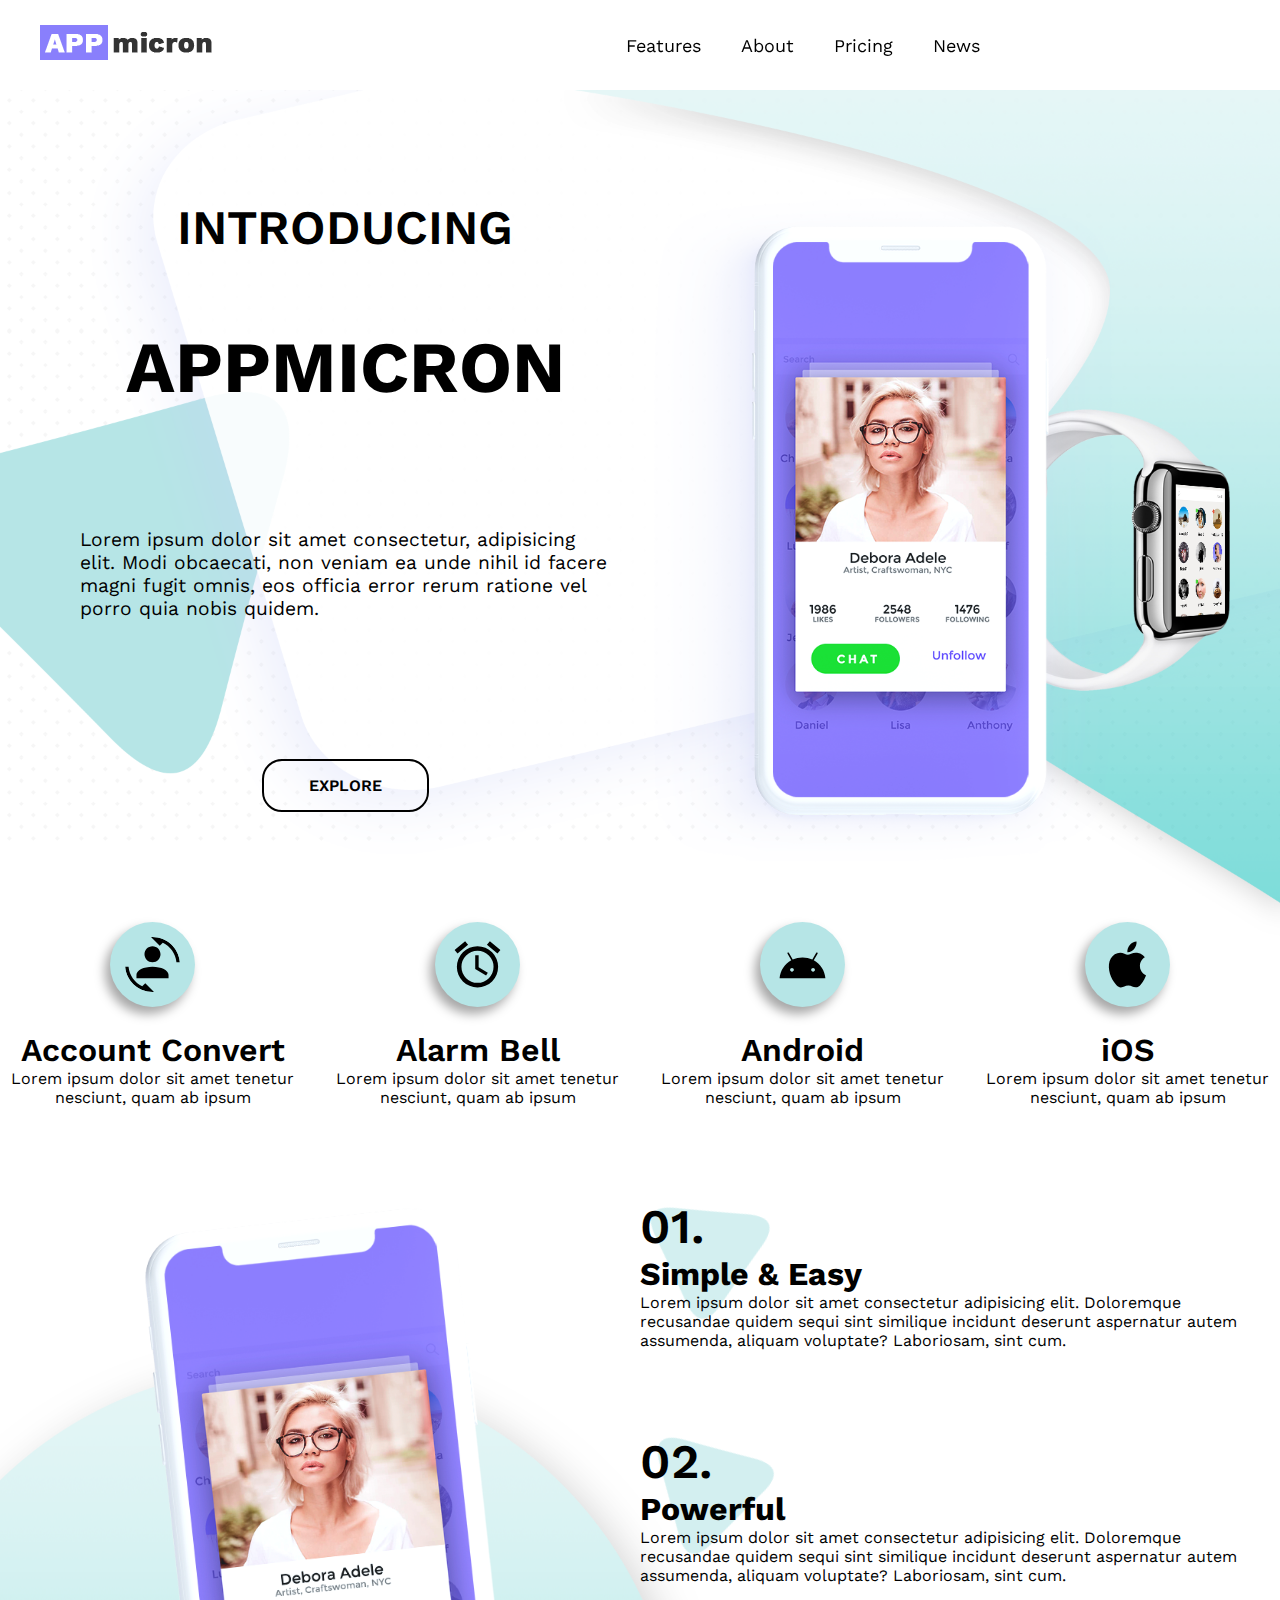
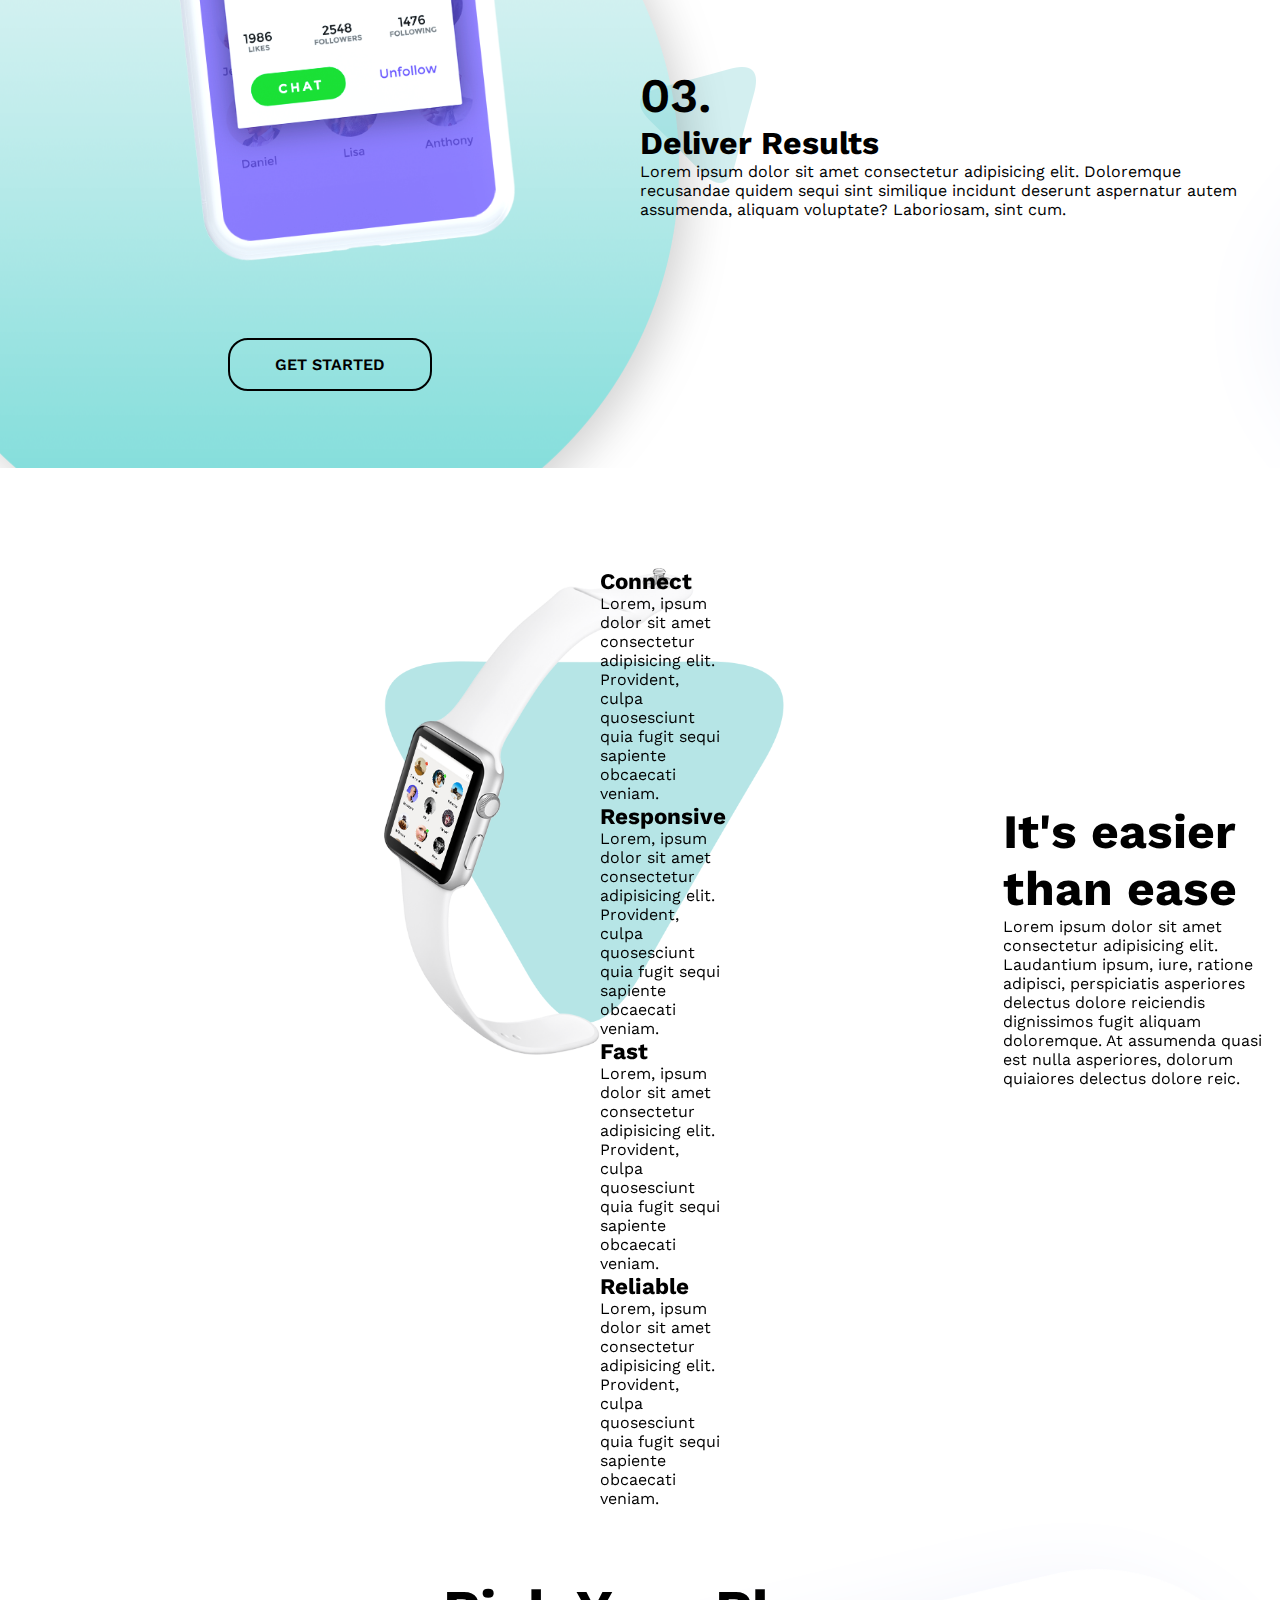
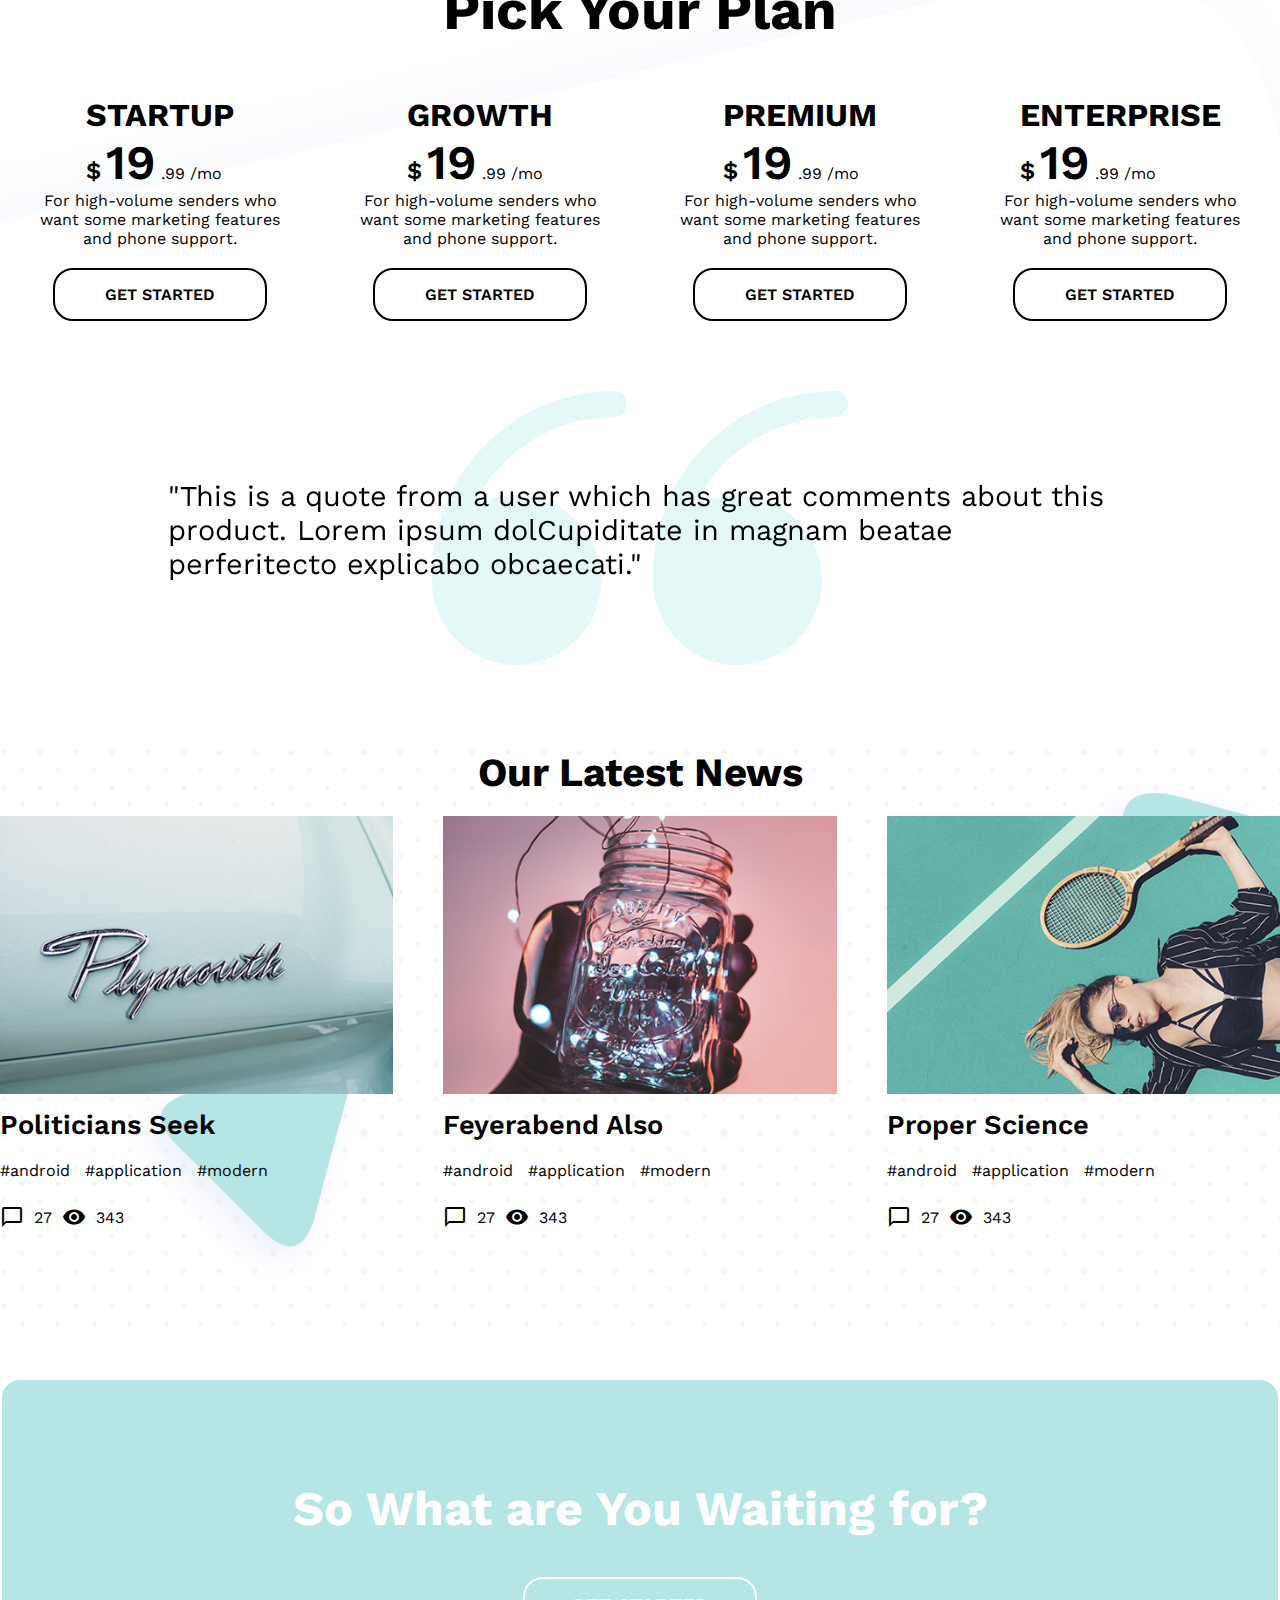
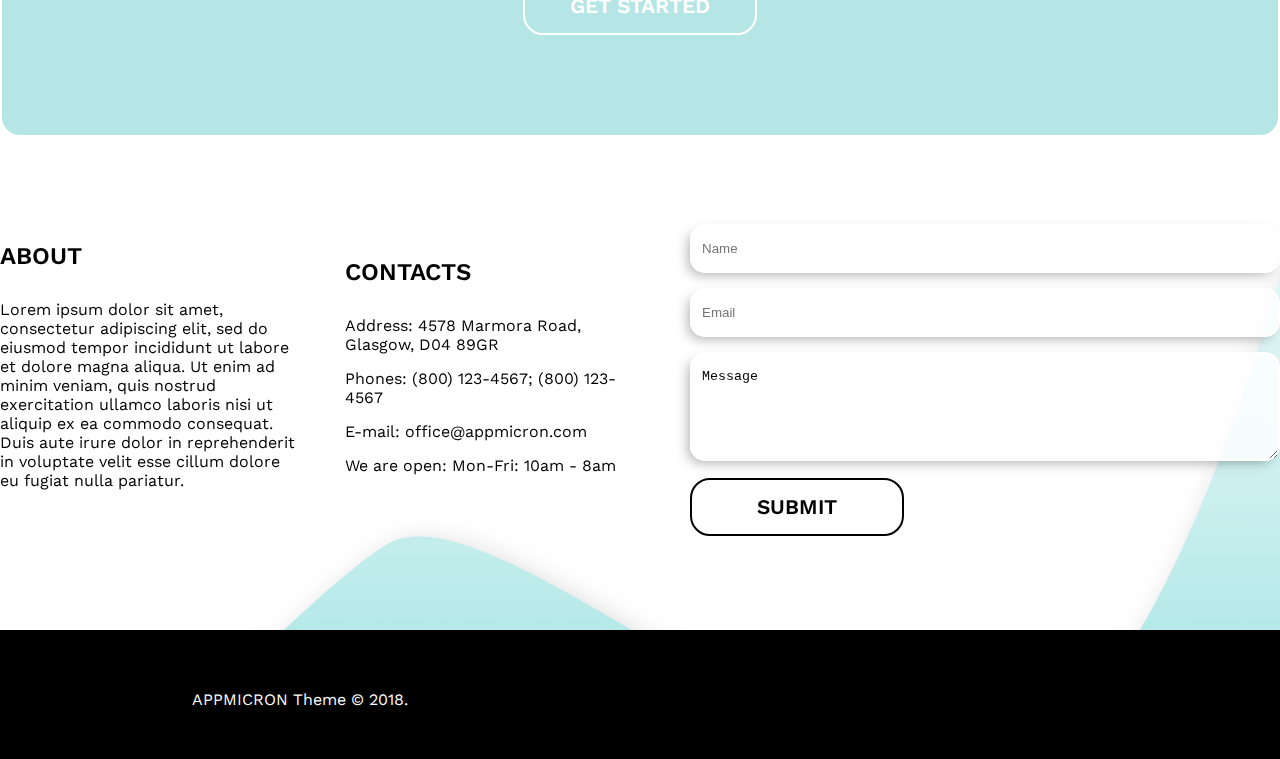
<file: index.html>
<!DOCTYPE html>
<html lang="en">

<head>
    <meta charset="UTF-8">
    <meta http-equiv="X-UA-Compatible" content="IE=edge">
    <meta name="viewport" content="width=device-width, initial-scale=1.0">
    <title>AppMicron</title>
    <link rel="stylesheet" href="//cdn.materialdesignicons.com/5.4.55/css/materialdesignicons.min.css">
    <link rel="stylesheet" href="https://pro.fontawesome.com/releases/v5.10.0/css/all.css"
        integrity="sha384-AYmEC3Yw5cVb3ZcuHtOA93w35dYTsvhLPVnYs9eStHfGJvOvKxVfELGroGkvsg+p" crossorigin="anonymous" />
    <link href="https://fonts.googleapis.com/icon?family=Material+Icons" rel="stylesheet">
    <link href="https://cdn.jsdelivr.net/npm/bootstrap@5.0.2/dist/css/bootstrap.min.css" rel="stylesheet"
        integrity="sha384-EVSTQN3/azprG1Anm3QDgpJLIm9Nao0Yz1ztcQTwFspd3yD65VohhpuuCOmLASjC" crossorigin="anonymous">
    <script src="https://cdn.jsdelivr.net/npm/bootstrap@5.0.2/dist/js/bootstrap.bundle.min.js"
        integrity="sha384-MrcW6ZMFYlzcLA8Nl+NtUVF0sA7MsXsP1UyJoMp4YLEuNSfAP+JcXn/tWtIaxVXM"
        crossorigin="anonymous"></script>
    <link rel="stylesheet" href="app.css">
</head>

<body>
    <nav>
        <div class="hamburger">
            <div class="lines"></div>
            <div class="lines"></div>
            <div class="lines"></div>
        </div>
        <span class="logo-span"><img id="logo" src="images/logo.png" alt=""></span>
        <ul class="nav-links">

            <span class="nav-content">
                <li>
                    <a href="#">Features</a>
                </li>
                <li>
                    <a href="#">About</a>
                </li>
                <li>
                    <a href="#">Pricing</a>
                </li>
                <li>
                    <a href="#">News</a>
                </li>
            </span>
            <span class="social-media">
                <li>
                    <a href=""><i class="fab fa-instagram fa-lg"></i></a>
                </li>
                <li>
                    <a href=""><i class="fab fa-twitter fa-lg"></i></a>
                </li>
                <li>
                    <a href=""><i class="fab fa-facebook-f fa-lg"></i></a>
                </li>
            </span>
            <p id="copy-right">© AppMicron 2018. All Rights Reseverd Design by Paul Murren</p>
        </ul>
    </nav>

    <div class="wrapper">
        <section class="hero">
            <div class="container">
                <div class="first-col">
                    <h1>Introducing</h1> <span class="big-txt">AppMicron</span>
                    <p>Lorem ipsum dolor sit amet consectetur, adipisicing elit. Modi obcaecati, non veniam ea unde
                        nihil id
                        facere magni fugit omnis, eos officia error rerum ratione vel porro quia nobis quidem.</p>
                    <a class="button" href="#">explore</a>
                </div>
                <div class="second-col">
                    <div class="hero-img">
                        <img src="images/banner-img.png" alt="">
                    </div>
                </div>
            </div>
        </section>

        <section class="features-section">
            <div class="container">
                <div class="feature-box">
                    <div class="icon"><img src="images/account-convert.svg" alt=""></div>
                    <h1 id="account-converter">Account Convert</h1>
                    <p>Lorem ipsum dolor sit amet tenetur nesciunt, quam ab
                        ipsum
                    </p>
                </div>
                <div class="feature-box">
                    <div class="icon"><img src="images/alarm.svg" alt=""></div>
                    <h1>Alarm Bell</h1>
                    <p>Lorem ipsum dolor sit amet tenetur nesciunt, quam ab
                        ipsum
                    </p>
                </div>
                <div class="feature-box">
                    <div class="icon"><img src="images/android.svg" alt=""></div>
                    <h1>Android</h1>
                    <p>Lorem ipsum dolor sit amet tenetur nesciunt, quam ab
                        ipsum
                    </p>
                </div>
                <div class="feature-box">
                    <div class="icon"><img src="images/apple.svg" alt=""></div>
                    <h1>iOS</h1>
                    <p>Lorem ipsum dolor sit amet tenetur nesciunt, quam ab
                        ipsum
                    </p>
                </div>
            </div>
        </section>
    </div>

    <section class="about-sec">
        <div class="container">
            <img src="images/srv-img1.png" alt="">
            <div class="about-box">
                <span class="big-text" id="bt1">01.</span>
                <h3>Simple & Easy</h3>
                <p>Lorem ipsum dolor sit amet consectetur adipisicing elit. Doloremque recusandae quidem sequi sint
                    similique incidunt deserunt aspernatur autem assumenda, aliquam voluptate? Laboriosam, sint cum.</p>
            </div>
            <div class="about-box">
                <span class="big-text" id="bt2">02.</span>
                <h3>Powerful</h3>
                <p>Lorem ipsum dolor sit amet consectetur adipisicing elit. Doloremque recusandae quidem sequi sint
                    similique incidunt deserunt aspernatur autem assumenda, aliquam voluptate? Laboriosam, sint cum.</p>
            </div>
            <div class="about-box">
                <span class="big-text" id="bt3">03.</span>
                <h3>Deliver Results</h3>
                <p>Lorem ipsum dolor sit amet consectetur adipisicing elit. Doloremque recusandae quidem sequi sint
                    similique incidunt deserunt aspernatur autem assumenda, aliquam voluptate? Laboriosam, sint cum.</p>
            </div>
            <a class="button" href="#">Get Started</a>
        </div>
    </section>


    <section class="benefits">
        <div class="container">
            <div class="ben-box">
                <span class="material-icons icon">
                    task_alt
                </span>
                <div class=" ben-text">
                    <h2>Connect</h2>
                    <p>Lorem, ipsum dolor sit amet consectetur adipisicing elit. Provident, culpa quosesciunt quia fugit
                        sequi sapiente obcaecati veniam.</p>
                </div>
            </div>
            <div class="ben-box">
                <span class="material-icons icon">
                    task_alt
                </span>
                <div class=" ben-text">
                    <h2>Responsive</h2>
                    <p>Lorem, ipsum dolor sit amet consectetur adipisicing elit. Provident, culpa quosesciunt quia fugit
                        sequi sapiente obcaecati veniam.</p>
                </div>
            </div>
            <div class="ben-box">
                <span class="material-icons icon">
                    task_alt
                </span>
                <div class=" ben-text">
                    <h2>Fast</h2>
                    <p>Lorem, ipsum dolor sit amet consectetur adipisicing elit. Provident, culpa quosesciunt quia fugit
                        sequi sapiente obcaecati veniam.</p>
                </div>
            </div>
            <div class="ben-box">
                <span class="material-icons icon">
                    task_alt
                </span>
                <div class=" ben-text">
                    <h2>Reliable</h2>
                    <p>Lorem, ipsum dolor sit amet consectetur adipisicing elit. Provident, culpa quosesciunt quia fugit
                        sequi sapiente obcaecati veniam.</p>
                </div>
            </div>
            <div class="watch"><img src="images/watch-shape.png" alt=""></div>
            <div class="bottom-text">
                <h2>It's easier than ease</h2>
                <p>Lorem ipsum dolor sit amet consectetur adipisicing elit. Laudantium ipsum, iure, ratione adipisci,
                    perspiciatis asperiores delectus dolore reiciendis dignissimos fugit aliquam doloremque. At
                    assumenda quasi est nulla asperiores, dolorum quiaiores delectus dolore reic.</p>
            </div>
        </div>
    </section>

    <section class="pricing">
        <div class="container">
            <h2 class="title">Pick Your Plan</h2>
            <div class="plan">
                <div class="top-price">
                    <h4>Startup</h4>
                    <span class="dollar">$</span>
                    <span class="main-price">19</span>
                    <span class="sub-price">.99</span>
                    <span class="month">/mo</span>
                </div>
                <p>For high-volume senders who want some marketing features and phone support.</p>
                <a class="button" href="#">Get Started</a>
            </div>
            <div class="plan">
                <div class="top-price">
                    <h4>Growth</h4>
                    <span class="dollar">$</span>
                    <span class="main-price">19</span>
                    <span class="sub-price">.99</span>
                    <span class="month">/mo</span>
                </div>
                <p>For high-volume senders who want some marketing features and phone support.</p>
                <a class="button" href="#">Get Started</a>
            </div>
            <div class="plan">
                <div class="top-price">
                    <h4>Premium</h4>
                    <span class="dollar">$</span>
                    <span class="main-price">19</span>
                    <span class="sub-price">.99</span>
                    <span class="month">/mo</span>
                </div>
                <p>For high-volume senders who want some marketing features and phone support.</p>
                <a class="button" href="#">Get Started</a>
            </div>
            <div class="plan">
                <div class="top-price">
                    <h4>Enterprise</h4>
                    <span class="dollar">$</span>
                    <span class="main-price">19</span>
                    <span class="sub-price">.99</span>
                    <span class="month">/mo</span>
                </div>
                <p>For high-volume senders who want some marketing features and phone support.</p>
                <a class="button" href="#">Get Started</a>
            </div>

        </div>
    </section>

    <section class="testimony">
        <div class="container">
            <p>"This is a quote from a user which has great comments about this product. Lorem ipsum dolCupiditate in
                magnam beatae perferitecto explicabo obcaecati."</p>
            <span class="comma"><img src="images/comm.png" alt=""></span>
        </div>
    </section>

    <section class="news">
        <div class="container">
            <h1>Our Latest News</h1>
            <div class="news-box">
                <img src="images/blog-img1.jpeg" alt="">
                <h3>Politicians Seek</h3>
                <div class="hashtags"><span>#android</span> <span>#application</span> <span>#modern</span></div>
                <div class="icons">
                    <a href="">
                        <div class="comments">
                            <span class="material-icons">
                                chat_bubble_outline
                            </span>
                            27
                        </div>
                    </a>
                    <a href="#">
                        <div class="eye">
                            <span class="material-icons">
                                visibility
                            </span>
                            343
                        </div>
                    </a>
                </div>
            </div>
            <div class="news-box">
                <img src="images/blog-img2.jpeg" alt="">
                <h3>Feyerabend Also</h3>
                <div class="hashtags"><span>#android</span> <span>#application</span> <span>#modern</span></div>
                <div class="icons">
                    <a href="#">
                        <div class="comments">
                            <span class="material-icons">
                                chat_bubble_outline
                            </span>
                            27
                        </div>
                    </a>
                    <a href="#">
                        <div class="eye">
                            <span class="material-icons">
                                visibility
                            </span>
                            343
                        </div>
                    </a>
                </div>
            </div>
            <div class="news-box">
                <img src="images/blog-img3.jpeg" alt="">
                <h3>Proper Science</h3>
                <div class="hashtags"><span>#android</span> <span>#application</span> <span>#modern</span></div>
                <div class="icons">
                    <a href="#">
                        <div class="comments">
                            <span class="material-icons">
                                chat_bubble_outline
                            </span>
                            27
                        </div>
                    </a>
                    <a href="#">
                        <div class="eye">
                            <span class="material-icons">
                                visibility
                            </span>
                            343
                        </div>
                    </a>
                </div>
            </div>
        </div>
    </section>

    <div class="get-started">
        <div class="container">
            <div class="blue-box">
                <h2>So What are You Waiting for?</h2>
                <a class="button" href="#">Get Started</a>
            </div>
        </div>
    </div>


    <footer>
        <div class="container">
            <div class="bg-img"></div>
            <div class="top-footer">
                <h2>About</h2>
                Lorem ipsum dolor sit amet, consectetur adipiscing elit, sed do eiusmod tempor
                incididunt ut labore et dolore magna aliqua. Ut enim ad minim veniam, quis
                nostrud exercitation ullamco laboris nisi ut aliquip ex ea commodo consequat.
                Duis aute irure dolor in reprehenderit in voluptate velit esse cillum dolore eu
                fugiat nulla pariatur.
            </div>
            <div class="lower-footer">
                <h2>Contacts</h2>
                <ul>
                    <li><span>Address: 4578 Marmora Road, Glasgow, D04 89GR</span></li>
                    <li><span>Phones: (800) 123-4567; (800) 123-4567</span></li>
                    <li><span>E-mail: office@appmicron.com</span></li>
                    <li><span>We are open: Mon-Fri: 10am - 8am</span></li>
                </ul>
            </div>
            <div class="contact-info">
                <input type="text" placeholder="Name">
                <input type="email" placeholder="Email">
                <textarea name="message" id="message" cols="20" rows="5">Message</textarea>
                <a class="button" href="#">Submit</a>
            </div>
        </div>
    </footer>

    <div class="bottom-footer">
        <div class="copyright">
            <p>APPMICRON Theme © 2018.</p>
        </div>
        <div class="social-icons">
            <div class="box">
                <span><i class="fab fa-facebook-f"></i></span>
                <span><i class="fab fa-twitter"></i></span>
                <span><i class="fab fa-google-plus-g"></i></span>
                <span><i class="fab fa-vimeo-v"></i></span>
                <span><i class="fab fa-youtube"></i></span>
                <span><i class="fab fa-pinterest"></i></span>
            </div>
        </div>
    </div>





    <script src="app.js"></script>
</body>

</html>
</file>
<file: app.css>
@import url('https://fonts.googleapis.com/css?family=Work+Sans:100,200,300,400,500,600,700,800,900');
* {
    margin: 0;
    padding: 0;
    box-sizing: border-box;
}
body {
    font-family: 'Work Sans';
    overflow-x: hidden;
}
.wrapper {
    background-image: url(images/main-sec-bg.png);
    background-size: auto 100%;
}
nav {
    background-color: #fff;
    height: 10vh;
    display: flex;
    flex-wrap: nowrap;
    justify-content: space-around;
    align-content: center;
    padding: 0 40px;
    position: sticky;
    top: 0;
    background: rgba(255, 255, 255, 0.5);
}
#copy-right {
    display: none;
}
.nav-links {
    display: flex;
    list-style: none;
    height: 100%;
    padding: 10px 30px;
    justify-content: space-evenly;
    align-items: center;
}
  
.logo-span {
    margin-right: auto;
    margin-top: 25px;
}
.nav-content {
    display: flex;
}
.nav-content li a {
    padding: 0 20px;
}
.nav-links li a {
    text-decoration: none;
    font-size: 18px;
    color: black;
}
.social-media {
    display: flex;
    justify-content: flex-end;
    padding-left: 60px;
}
.social-media li a {
    padding: 0 25px;
}


.hero {
    padding: 50px;
}
.hero .first-col {
    display: flex;
    align-items: center;
    justify-content: center;
    flex-wrap: wrap;
}
.hero .first-col .big-txt {
    font-size: 2.5em;
    font-weight: 700;
    text-transform: uppercase;
    display: block;
    flex-basis: 100%;
    text-align: center  ;
}
.hero .first-col h1 {
    font-size: 1.5em;
    font-weight: 600;
    text-transform: uppercase;

}
.hero .first-col p {
    max-width: 90%;
}
.hero .first-col .button {
    text-decoration: none;
    text-transform: uppercase;
    border: 2px solid black;
    padding: 15px 45px;
    border-radius: 20px;
    color: black;
    margin-top: 20px;
    font-weight: 600;
}
.hero .second-col {
    display: flex;
    justify-content: center;
    align-items: center;
}
.hero .second-col img {
    width: 100%;
    margin-top: 50px;
}


.features-section {
    width: 100vw;
}
.features-section .container {
    display: grid;
    padding: 50px;
    place-items: center;
}
.features-section .feature-box {
    width: 100%;
    display: flex;
    flex-direction: column;
    justify-content: center;
    align-items: center;
    margin-bottom: 30px;
}
.features-section .feature-box .icon img{
    width: 85px;
    background-color: rgb(182 229 230);
    padding: 15px;
    border-radius: 50px;
    box-shadow: -5px 7px 11px rgb(0 0 0 / 35%);
}
.feature-box p {
    text-align: center;
}
.feature-box h1 {
    margin-top: 20px;
    font-weight: 600;
}
.feature-box #account-converter {
    text-align: center;
}


.about-sec {
    background-image: url(images/bg3.png);
    background-size: 300%;
    background-repeat: no-repeat;
}
.about-sec .container {
    display: grid;
   place-items: center;
   padding: 20px;
}
.about-sec img {
    width: 60%;
    margin-top: 50px;
}
.about-sec .about-box .big-text {
    font-size: 3em;
    font-weight: 600;
    width: 100%;
    height: 100%;
}
.about-sec .about-box h3 {
    font-size: 2em;
}
.about-sec .about-box p {
    font-size: 1em;
}
.about-box #bt1::before {
    content: '';
    background-image: url(images/poly.png);
    z-index: -1;
    width: 116px;
    height: 120px;
    position: absolute;
    background-repeat: no-repeat;
    transform: rotate(20deg);
}
.about-box #bt2::before {
    content: '';
    background-image: url(images/poly.png);
    z-index: -1;
    width: 116px;
    height: 120px;
    position: absolute;
    left: 100;
    background-repeat: no-repeat;
    transform: rotate(30deg);
}
.about-box #bt3::before {
    content: '';
    background-image: url(images/poly.png);
    z-index: -1;
    width: 116px;
    height: 120px;
    position: absolute;
    left: 20;
    background-repeat: no-repeat;
}
.about-sec .container .button {
    text-decoration: none;
    text-transform: uppercase;
    border: 2px solid black;
    padding: 15px 45px;
    border-radius: 20px;
    color: black;
    margin-top: 20px;
    font-weight: 600;
}


.benefits .container {
    margin-top: 100px;
    position: relative;
}

.benefits .ben-box {
    display: grid;
    grid-template-columns: 1fr 4fr;
}
.benefits .ben-box  {
    grid-column: 1 / 2;
}
.benefits .ben-box .icon img {
    width: 75px;
}
.benefits .ben-box .ben-text h2 {
    font-size: 1.4em;
}
.benefits .ben-box .material-icons {
    font-size: 75px;
    color: rgb(64, 201, 158);
}
.benefits .watch {
    padding: 25px;
    display: flex;
    justify-content: center;
}
.benefits .watch img {
    width: 100%;
}


.pricing .container {
    margin-top: 75px;
    background-image: url(images/bg5.png);
    width: 100%;
    height: 100%;  
}
.pricing .container .title {
    font-size: 2.5em;
    font-weight: 700;
    text-align: center;
}
.pricing .plan {
    margin-top: 50px;
    display: grid;
    place-items: center;
}
.top-price h4{
    font-size: 2em;
    font-weight: 700;
}
.top-price .main-price{
    font-size: 3em;
    font-weight: 600;
}
.top-price .dollar {
    font-size: 1.5em;
    font-weight: 600;
}
.pricing .plan p{
    width: 75%;
    text-align: center;
}
.pricing .plan .button {
    text-decoration: none;
    text-transform: uppercase;
    border: 2px solid black;
    padding: 15px 50px;
    border-radius: 20px;
    color: black;
    margin-top: 20px;
    font-weight: 600;
}

.testimony .container {
    position: relative;
    display: grid;
    place-items: center;
}
.testimony p {
    position: absolute;
    padding: 40px;
    max-width: 80%;
}
.testimony .comma img {
    width: 100%;
}
.news .container {
    margin-top: 80px;
    background-image: url(images/bg6.png);
}
.news h1 {
    font-size: 2.5em;
    font-weight: 700;
    text-align: center;
    margin-bottom: 20px;
}
.news .news-box h3 {
    font-size: 1.7em;
    margin-top: 15px;
    font-weight: 600;
}
.news .news-box img{
width: 100%;
}
.news .news-box {
    display: flex;
    justify-content: center;
    flex-wrap: wrap;
    flex-direction: column;
}
.news .news-box .icons {
    display: flex;
    margin-top: 25px;
    margin-bottom: 50px;
}
.news .news-box .icons span {
    margin-right: 10px;
}
.news .news-box .hashtags {
    margin-top: 20px;
}
.news .news-box .hashtags > span {
    margin-right: 10px;
}
.icons .comments {
    display: flex;
    align-items: center;
    margin-right: 10px;
}
.icons .eye {
    display: flex;
    align-items: center;
}
.icons a {
    text-decoration: none;
    color: black;
}
.get-started .blue-box {
    padding: 50px;
    border: 2px solid white;
    background-color: rgb(182 229 230);
    display: flex;
    justify-content: center;
    align-items: center;
    flex-wrap: wrap;
    border-radius: 20px;
}
.get-started .blue-box h2 {
    color: white;
    font-size: 2em;
    font-weight: 700;
    text-align: center;
}
.get-started .blue-box .button {
    text-decoration: none;
    text-transform: uppercase;
    border: 2px solid white;
    padding: 15px 45px;
    border-radius: 20px;
    color: white;
    margin-top: 40px;
    font-size: 1.3em;
    font-weight: 600;
}
footer .top-footer {
    margin-top: 100px;
    margin-bottom: 40px;
}
footer h2{
    margin: 30px 0;
    text-transform: uppercase;
    font-weight: 600;
}
footer .top-footer p {
    font-size: 0.8em;
}
footer .lower-footer ul {
    list-style: none;
    padding: 0;
    margin-bottom: 40px;
}
footer .lower-footer ul li{
    margin-bottom: 15px;
}
footer {
    position: relative;
    padding-bottom: 100px;
}
footer .bg-img{
    background-image: url(images/footer-bg.png);
    position: absolute;
	background-repeat: no-repeat;
    top: 0;
    left: 0;
    width: 100%;
    height: 100%;
    background-size: cover;
    z-index: -1;
}
footer .contact-info input, textarea {
    width: 100%;
    border: 2px solid white;
    background: rgb(255 255 255 / 80%);
    padding: 15px 10px;
    border-radius: 15px;
    margin-bottom: 15px;
    box-shadow: -5px 5px 13px -4px rgb(0 0 0 / 35%);
}
footer .contact-info textarea {
    margin-bottom: 30px;
}
footer .contact-info .button {
    text-decoration: none;
    text-transform: uppercase;
    border: 2px solid black;
    padding: 15px 65px;
    border-radius: 20px;
    color: black;
    font-size: 1.3em;
    font-weight: 600; 
}
.bottom-footer {
    background-color: black;
    display: flex;
    justify-content: center;
    flex-wrap: wrap;
    padding: 50px 10px;
}
.bottom-footer .copyright {
    color: white;
    width: 100%;
    justify-content: center;
    display: flex;
    font-size: .8em; 
}
.bottom-footer .social-icons .box{
    color: white;
    width: 100%;
    justify-self: center;
}
.bottom-footer .social-icons span i {
    padding: 7px;
}

.button:hover {
        background-color: #9c84e1;
        color: white !important; 
    border-color: transparent !important;
    transition: all 0.8s linear;
}
.nav-links .nav-content li a:hover {
    color: #9c84e1;
    transition: 0.4s linear;
}
.nav-links .social-media li a:hover{
    color: #9c84e1;
    transition: 0.4s linear;
}










@media screen and (min-width: 578px) {
    .features-section .container {
        grid-template-columns: 1fr 1fr;
        grid-template-rows: 1fr 1fr;
        column-gap: 20px;
        padding: 0;
    }
    .pricing .container {
        display: grid;
        grid-template-columns: 1fr 1fr;
        grid-template-rows: 0.5fr 2fr 2fr;
    }
    .pricing .title {
        grid-column: 1/ 3;
        height: 50%;
        align-self: flex-end;
    }
    .pricing h4 {
        text-transform: uppercase;
    }
    .news .container {
        display: grid;
        grid-template-columns: 1fr 1fr;
        grid-template-rows: 0.5fr 2fr 2fr;
        column-gap: 20px;
    }
    .news h1 {
        grid-column: 1 / -1;
    }
}


@media screen and (max-width: 768px) {
    .lines {
        width: 30px;
        height: 3px;
        margin: 5px;
        background: black;
    }
    .hamburger {
        position: absolute;
        cursor: pointer;
        right: 5%;
        top: 50%;
        transform: translate(-5%, -50%);
        z-index: 2;
    }
    .nav-links {
        width: 100%;
        background-color: rgb(208, 208, 208);
        position: fixed;
        flex-direction: column;
        clip-path:circle(100px at 90% -15%);
        transition: all 1s ease-out;
        align-items: flex-start;
    }
    .nav-content {
        justify-content: space-evenly;
        flex-direction: column;
        height: 50vh;
       margin-top: 50px;
    }
    .nav-content li a {
        font-size: 1.3em;
    }
    .social-media {
        justify-content: flex-start;
    }
    nav {
        position: relative;
    }
    .nav-links.open {
        clip-path:circle(1300px at 90% 10%);
        pointer-events: all;
    }
    #copy-right {
        display: block;
        margin-right: auto;
        margin-top: 50px;
    }
    #nav-logo {
        margin-top: 20px;
    }
}
@media screen and (min-width: 769px) {
    .nav-content {
        display: none;
    }
    .about-sec {
        background-size: 150%;
    }
    .testimony .container p {
        font-size: 1.3em;
    }
    .benefits img {
        max-width: 70%;

    }
}
@media screen and (min-width: 1000px) {
    .nav-content {
        display: flex;
    }
    .wrapper {
        background-size: 100%;
        background-repeat: no-repeat;
    }
    .hero .container {
        display: grid;
        grid-template-columns: 1fr 1fr;
        grid-template-rows: 1fr 1fr;
    }
    .hero .first-col {
        grid-column: 1 / 2;
        grid-row: 1 / 3;
    }
    .hero .second-col {
        grid-column: 2 / 3;
        grid-row: 1 / 3;
    }
    .hero .first-col h1 {
        font-size: 3em;
        margin-bottom: -50px;
    }
    .hero .first-col p {
        font-size: 1.2em;
    }
    .hero .first-col .big-txt {
        font-size: 4.5em;
    }
    .features-section .container {
        display: grid;
        grid-template-columns: repeat(4, 1fr);
        grid-template-rows: 1fr;
    }
    .about-sec .container {
        display: grid;
        grid-template-columns: 1fr 1fr;
        grid-template-rows: 1fr 1fr 1fr .8fr;
    }
    .about-sec .about-box {
        grid-column: 2 / 3;
    }
    .about-sec img {
        grid-column: 1 / 2;
        grid-row: 1 / 4;
    }
   .benefits .container {
       display: grid;
       grid-template-columns: 1fr 1fr 1fr;
       grid-template-rows: repeat(4, 1fr);
       position: relative;
   }
   .benefits .container .watch img {
       position: absolute;
       width: 400px;
       top: 0;
       left: 30%;
       z-index: -1;
   }
   .benefits .container .bottom-text {
       grid-column: 3 / 4;
       grid-row: 2 / 4;
   }
   .bottom-text h2 {
       font-size: 3em;
   }
   .pricing .container {
       grid-template-columns: 1fr 1fr 1fr 1fr;
       grid-template-rows: 1fr 2fr;
       margin-top: 0;
   }
   .pricing .container .title {
       font-size: 3.5em;
       grid-column: 1 / -1;
   }
   .testimony .container {
       margin-top: 70px;
   }
   .testimony .container p {
       font-size: 1.8em;
   }
   .news .container {
       grid-template-columns: 1fr 1fr 1fr;
       grid-template-rows: 0.5fr 2fr;
       column-gap: 50px;
       margin-bottom: 50px;
   }
   .get-started .blue-box {
       padding: 100px 150px;
   }
   .get-started .blue-box h2 {
       width: 100%;
       flex-basis: 100%;
       font-size: 3em;
   }
    footer .container {
        display: grid;
        grid-template-columns: 1fr 1fr 2fr;
        grid-template-rows: 1fr;
        align-items: center;
        column-gap: 50px;
        margin-top: 75px;
    }
    .bottom-footer {
        justify-content: space-evenly;
    }
     .bottom-footer .copyright {
        width: 50%;
        justify-content:unset;
        font-size: 1em;
        margin-top: 10px;
    }
    footer .top-footer {
        margin-top: 0;
        padding-top: 0;
    }
}
@media screen and (min-width: 1200px) {

}
</file>
